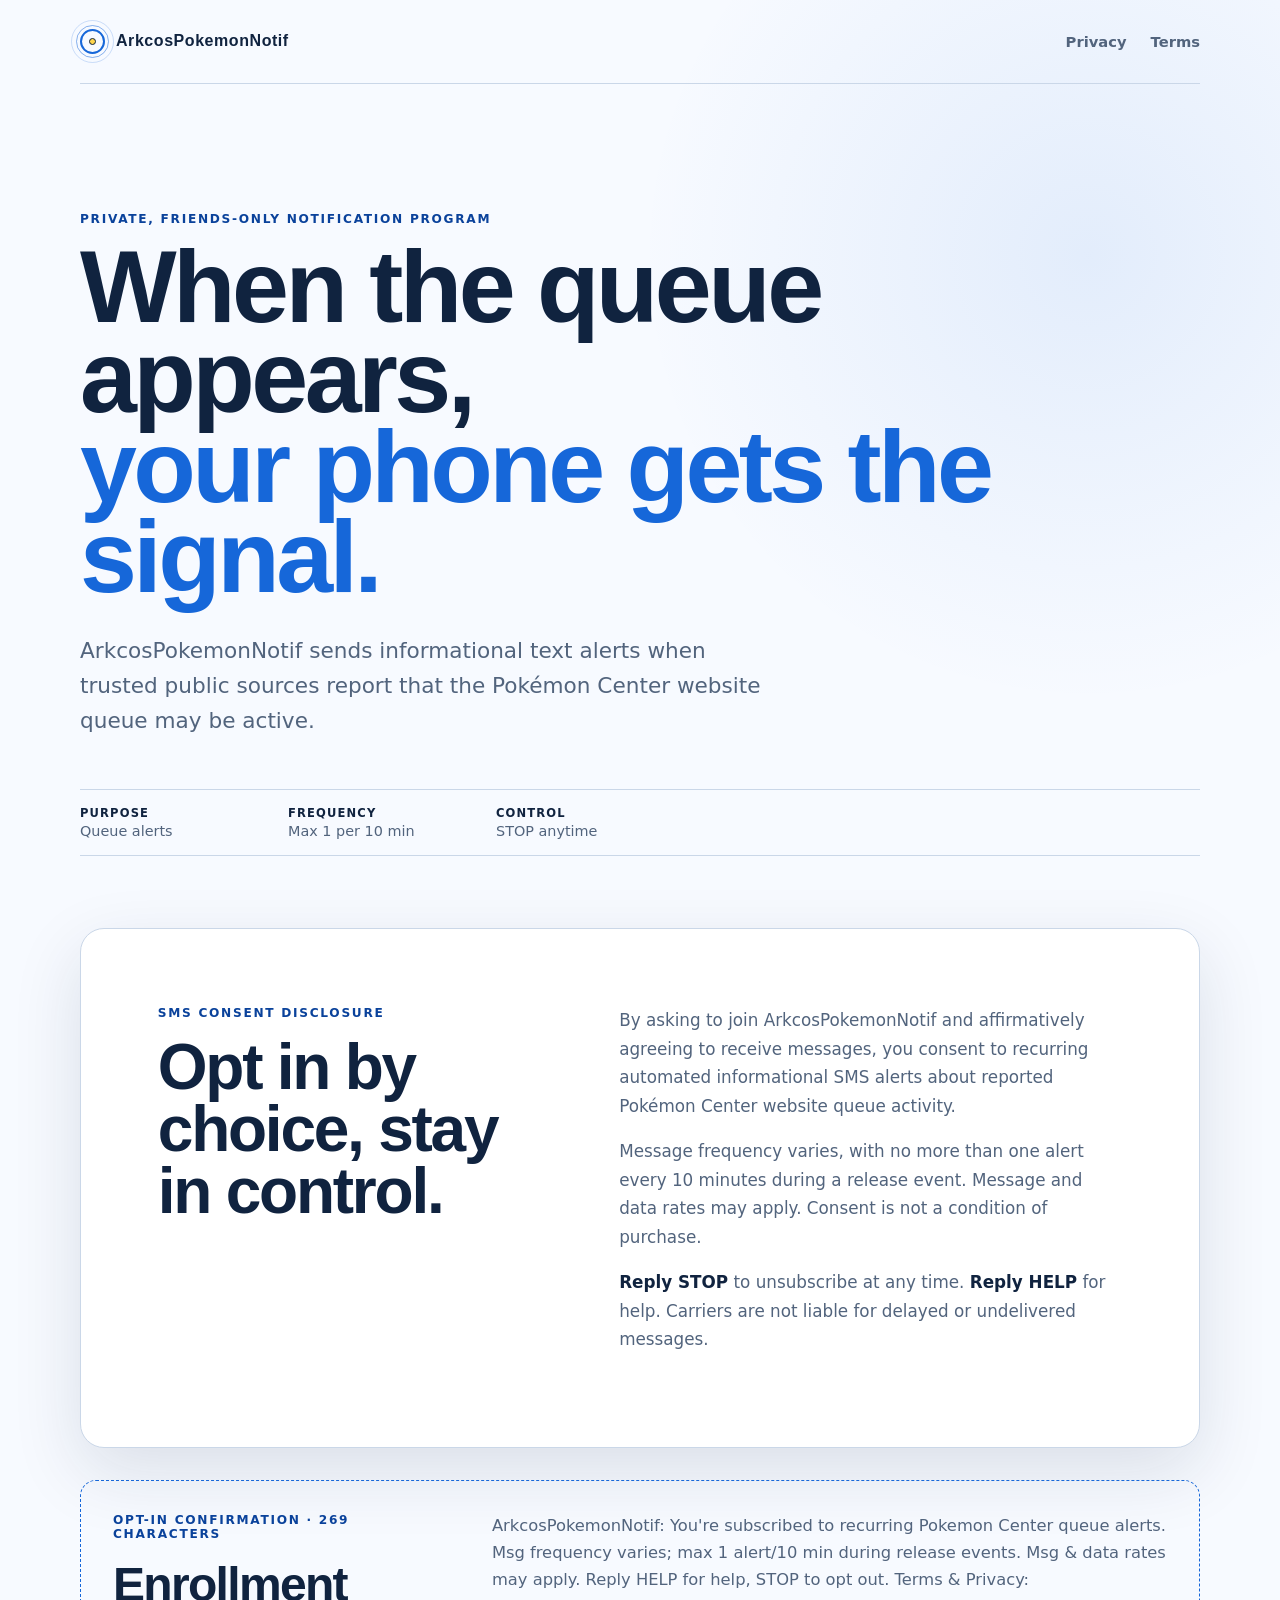
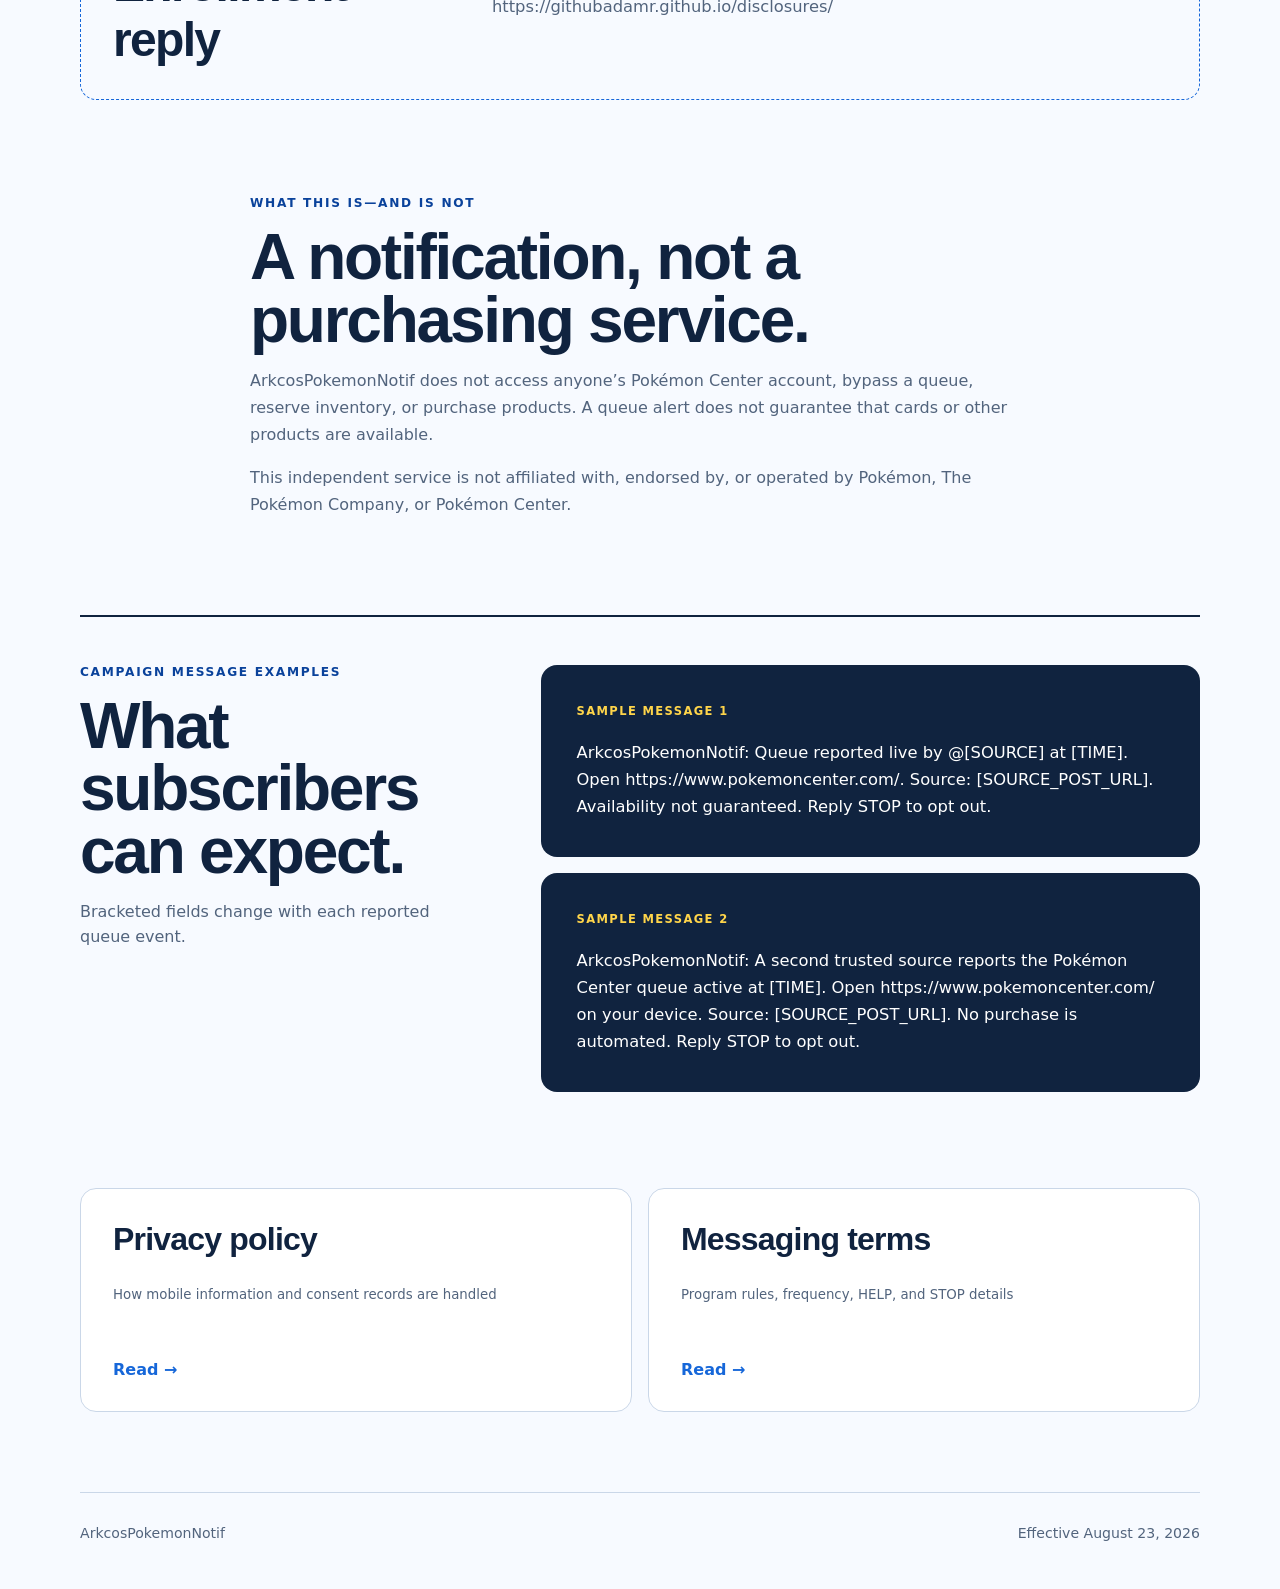
<file: index.html>
<!doctype html>
<html lang="en">
<head>
  <meta charset="utf-8">
  <meta name="viewport" content="width=device-width, initial-scale=1">
  <meta name="description" content="ArkcosPokemonNotif messaging disclosures, privacy policy, and terms.">
  <title>ArkcosPokemonNotif | Messaging disclosures</title>
  <link rel="stylesheet" href="styles.css">
</head>
<body>
  <a class="skip-link" href="#main">Skip to content</a>
  <header class="site-header">
    <a class="brand" href="index.html" aria-label="ArkcosPokemonNotif home">
      <span class="signal" aria-hidden="true"><i></i></span>
      <span>ArkcosPokemonNotif</span>
    </a>
    <nav aria-label="Policy navigation">
      <a href="privacy.html">Privacy</a>
      <a href="terms.html">Terms</a>
    </nav>
  </header>

  <main id="main">
    <section class="hero">
      <p class="eyebrow">Private, friends-only notification program</p>
      <h1>When the queue appears,<br><em>your phone gets the signal.</em></h1>
      <p class="lede">ArkcosPokemonNotif sends informational text alerts when trusted public sources report that the Pokémon Center website queue may be active.</p>
      <div class="fact-strip" aria-label="Program facts">
        <span><b>Purpose</b> Queue alerts</span>
        <span><b>Frequency</b> Max 1 per 10 min</span>
        <span><b>Control</b> STOP anytime</span>
      </div>
    </section>

    <section class="panel" aria-labelledby="opt-in-heading">
      <div>
        <p class="section-label">SMS consent disclosure</p>
        <h2 id="opt-in-heading">Opt in by choice, stay in control.</h2>
      </div>
      <div class="policy-copy">
        <p>By asking to join ArkcosPokemonNotif and affirmatively agreeing to receive messages, you consent to recurring automated informational SMS alerts about reported Pokémon Center website queue activity.</p>
        <p>Message frequency varies, with no more than one alert every 10 minutes during a release event. Message and data rates may apply. Consent is not a condition of purchase.</p>
        <p><strong>Reply STOP</strong> to unsubscribe at any time. <strong>Reply HELP</strong> for help. Carriers are not liable for delayed or undelivered messages.</p>
      </div>
    </section>

    <section class="confirmation" aria-labelledby="confirmation-heading">
      <div>
        <p class="section-label">Opt-in confirmation · 269 characters</p>
        <h2 id="confirmation-heading">Enrollment reply</h2>
      </div>
      <blockquote>ArkcosPokemonNotif: You're subscribed to recurring Pokemon Center queue alerts. Msg frequency varies; max 1 alert/10 min during release events. Msg &amp; data rates may apply. Reply HELP for help, STOP to opt out. Terms &amp; Privacy: https://githubadamr.github.io/disclosures/</blockquote>
    </section>

    <section class="notice" aria-labelledby="scope-heading">
      <p class="section-label">What this is—and is not</p>
      <h2 id="scope-heading">A notification, not a purchasing service.</h2>
      <p>ArkcosPokemonNotif does not access anyone’s Pokémon Center account, bypass a queue, reserve inventory, or purchase products. A queue alert does not guarantee that cards or other products are available.</p>
      <p>This independent service is not affiliated with, endorsed by, or operated by Pokémon, The Pokémon Company, or Pokémon Center.</p>
    </section>

    <section class="samples" aria-labelledby="samples-heading">
      <div class="samples-intro">
        <p class="section-label">Campaign message examples</p>
        <h2 id="samples-heading">What subscribers can expect.</h2>
        <p>Bracketed fields change with each reported queue event.</p>
      </div>
      <div class="sample-list">
        <article class="sample-message">
          <p class="sample-number">Sample message 1</p>
          <blockquote>ArkcosPokemonNotif: Queue reported live by @[SOURCE] at [TIME]. Open https://www.pokemoncenter.com/. Source: [SOURCE_POST_URL]. Availability not guaranteed. Reply STOP to opt out.</blockquote>
        </article>
        <article class="sample-message">
          <p class="sample-number">Sample message 2</p>
          <blockquote>ArkcosPokemonNotif: A second trusted source reports the Pokémon Center queue active at [TIME]. Open https://www.pokemoncenter.com/ on your device. Source: [SOURCE_POST_URL]. No purchase is automated. Reply STOP to opt out.</blockquote>
        </article>
      </div>
    </section>

    <section class="link-grid" aria-label="Legal documents">
      <a class="document-link" href="privacy.html">
        <span>Privacy policy</span>
        <small>How mobile information and consent records are handled</small>
        <b aria-hidden="true">Read →</b>
      </a>
      <a class="document-link" href="terms.html">
        <span>Messaging terms</span>
        <small>Program rules, frequency, HELP, and STOP details</small>
        <b aria-hidden="true">Read →</b>
      </a>
    </section>
  </main>

  <footer>
    <span>ArkcosPokemonNotif</span>
    <span>Effective August 23, 2026</span>
  </footer>
</body>
</html>
</file>
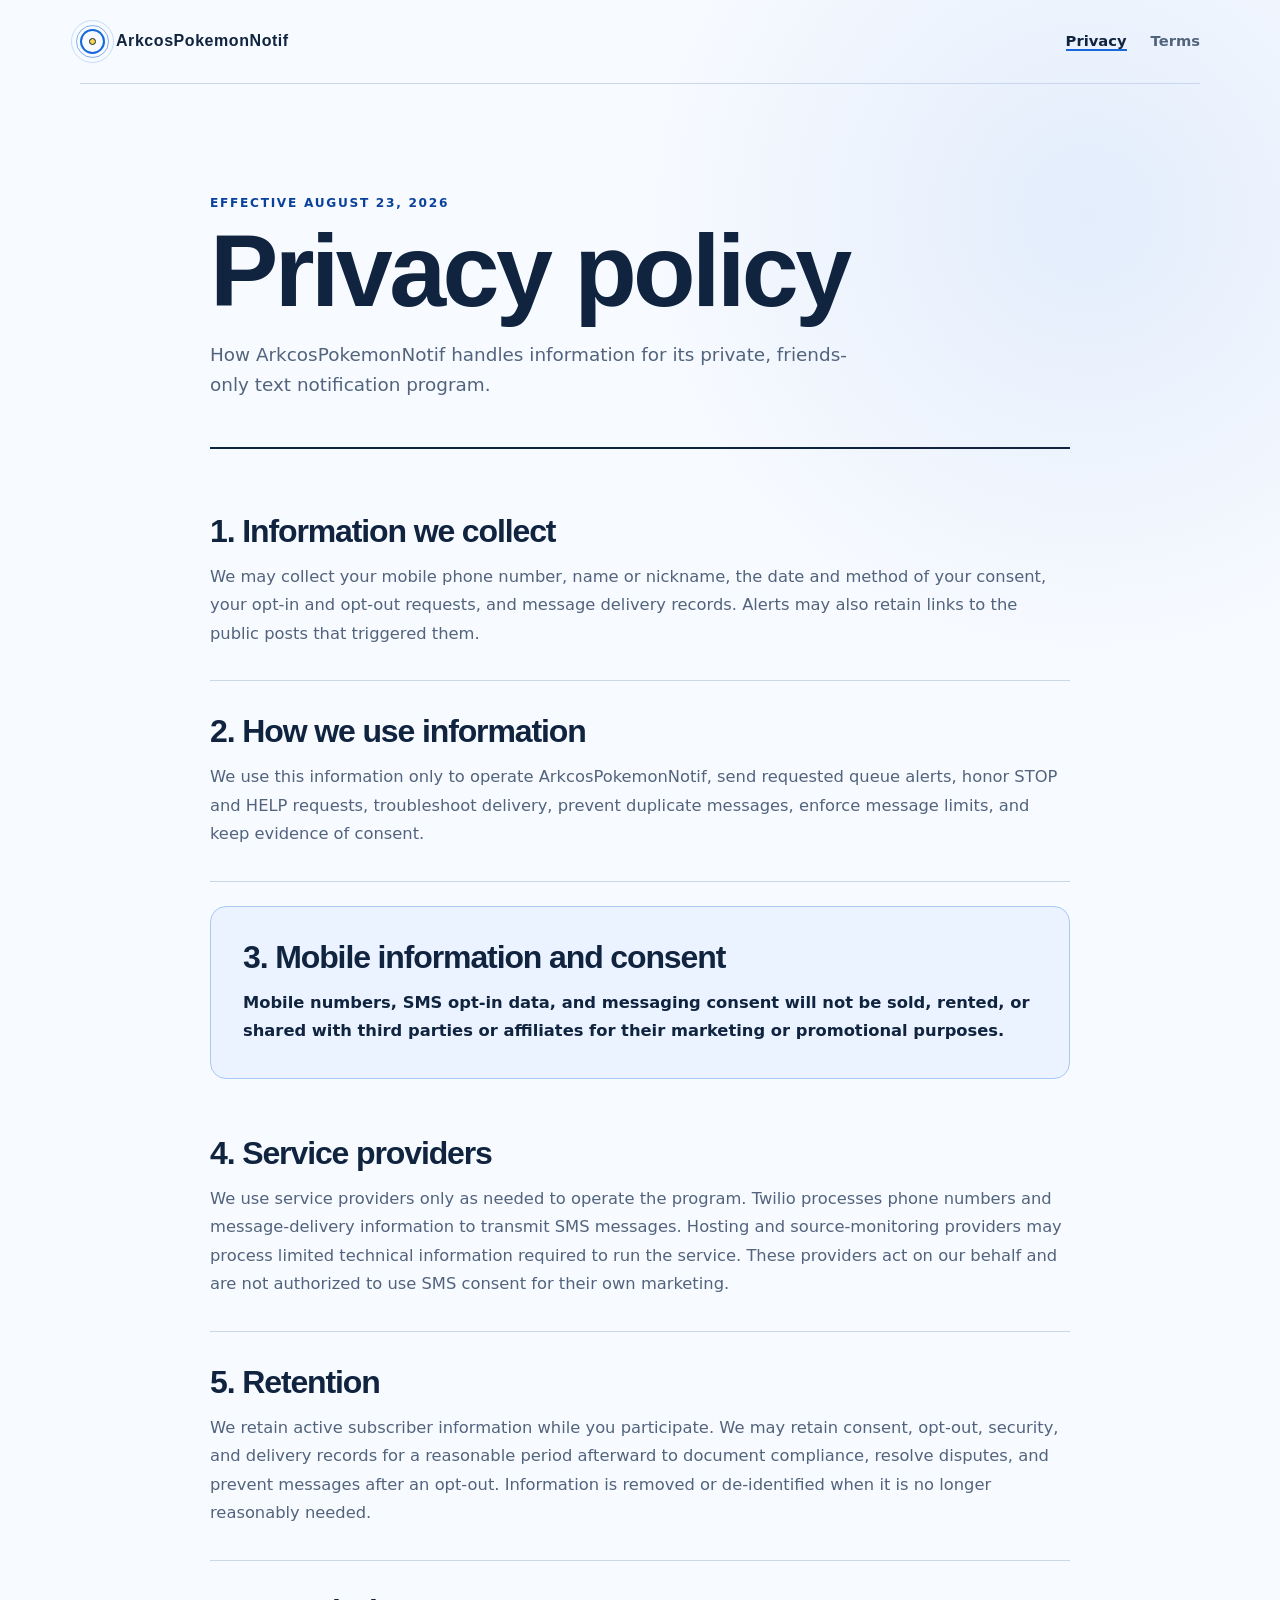
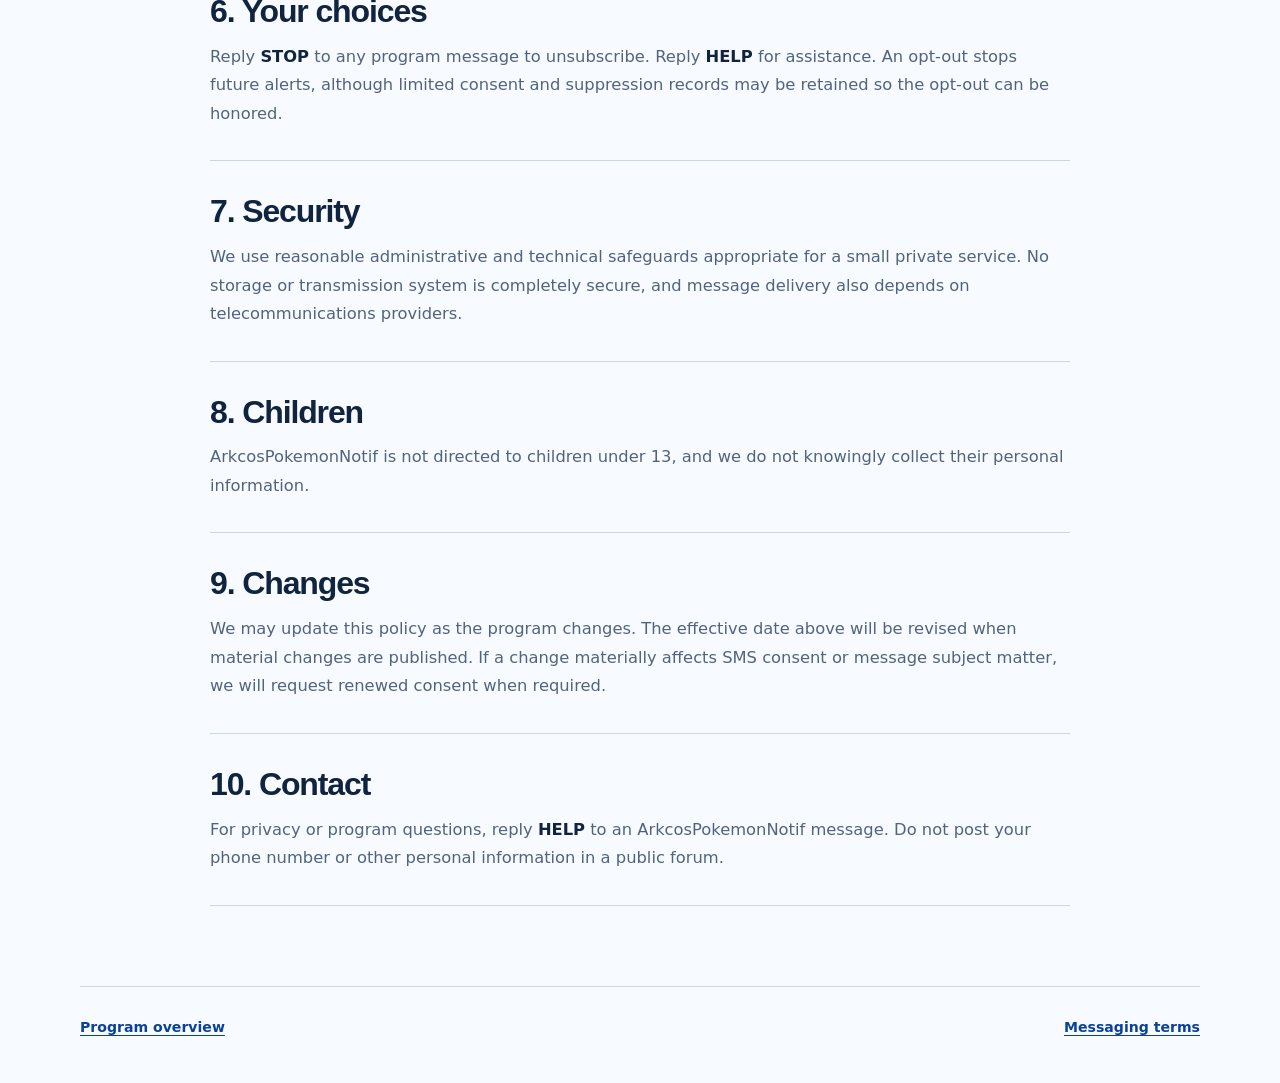
<file: privacy.html>
<!doctype html>
<html lang="en">
<head>
  <meta charset="utf-8">
  <meta name="viewport" content="width=device-width, initial-scale=1">
  <meta name="description" content="Privacy policy for the ArkcosPokemonNotif SMS notification program.">
  <title>Privacy policy | ArkcosPokemonNotif</title>
  <link rel="stylesheet" href="styles.css">
</head>
<body>
  <a class="skip-link" href="#main">Skip to content</a>
  <header class="site-header">
    <a class="brand" href="index.html"><span class="signal" aria-hidden="true"><i></i></span><span>ArkcosPokemonNotif</span></a>
    <nav aria-label="Policy navigation"><a aria-current="page" href="privacy.html">Privacy</a><a href="terms.html">Terms</a></nav>
  </header>

  <main id="main" class="document">
    <header class="document-title">
      <p class="eyebrow">Effective August 23, 2026</p>
      <h1>Privacy policy</h1>
      <p>How ArkcosPokemonNotif handles information for its private, friends-only text notification program.</p>
    </header>

    <article>
      <section>
        <h2>1. Information we collect</h2>
        <p>We may collect your mobile phone number, name or nickname, the date and method of your consent, your opt-in and opt-out requests, and message delivery records. Alerts may also retain links to the public posts that triggered them.</p>
      </section>
      <section>
        <h2>2. How we use information</h2>
        <p>We use this information only to operate ArkcosPokemonNotif, send requested queue alerts, honor STOP and HELP requests, troubleshoot delivery, prevent duplicate messages, enforce message limits, and keep evidence of consent.</p>
      </section>
      <section class="callout">
        <h2>3. Mobile information and consent</h2>
        <p><strong>Mobile numbers, SMS opt-in data, and messaging consent will not be sold, rented, or shared with third parties or affiliates for their marketing or promotional purposes.</strong></p>
      </section>
      <section>
        <h2>4. Service providers</h2>
        <p>We use service providers only as needed to operate the program. Twilio processes phone numbers and message-delivery information to transmit SMS messages. Hosting and source-monitoring providers may process limited technical information required to run the service. These providers act on our behalf and are not authorized to use SMS consent for their own marketing.</p>
      </section>
      <section>
        <h2>5. Retention</h2>
        <p>We retain active subscriber information while you participate. We may retain consent, opt-out, security, and delivery records for a reasonable period afterward to document compliance, resolve disputes, and prevent messages after an opt-out. Information is removed or de-identified when it is no longer reasonably needed.</p>
      </section>
      <section>
        <h2>6. Your choices</h2>
        <p>Reply <strong>STOP</strong> to any program message to unsubscribe. Reply <strong>HELP</strong> for assistance. An opt-out stops future alerts, although limited consent and suppression records may be retained so the opt-out can be honored.</p>
      </section>
      <section>
        <h2>7. Security</h2>
        <p>We use reasonable administrative and technical safeguards appropriate for a small private service. No storage or transmission system is completely secure, and message delivery also depends on telecommunications providers.</p>
      </section>
      <section>
        <h2>8. Children</h2>
        <p>ArkcosPokemonNotif is not directed to children under 13, and we do not knowingly collect their personal information.</p>
      </section>
      <section>
        <h2>9. Changes</h2>
        <p>We may update this policy as the program changes. The effective date above will be revised when material changes are published. If a change materially affects SMS consent or message subject matter, we will request renewed consent when required.</p>
      </section>
      <section>
        <h2>10. Contact</h2>
        <p>For privacy or program questions, reply <strong>HELP</strong> to an ArkcosPokemonNotif message. Do not post your phone number or other personal information in a public forum.</p>
      </section>
    </article>
  </main>

  <footer><a href="index.html">Program overview</a><a href="terms.html">Messaging terms</a></footer>
</body>
</html>
</file>
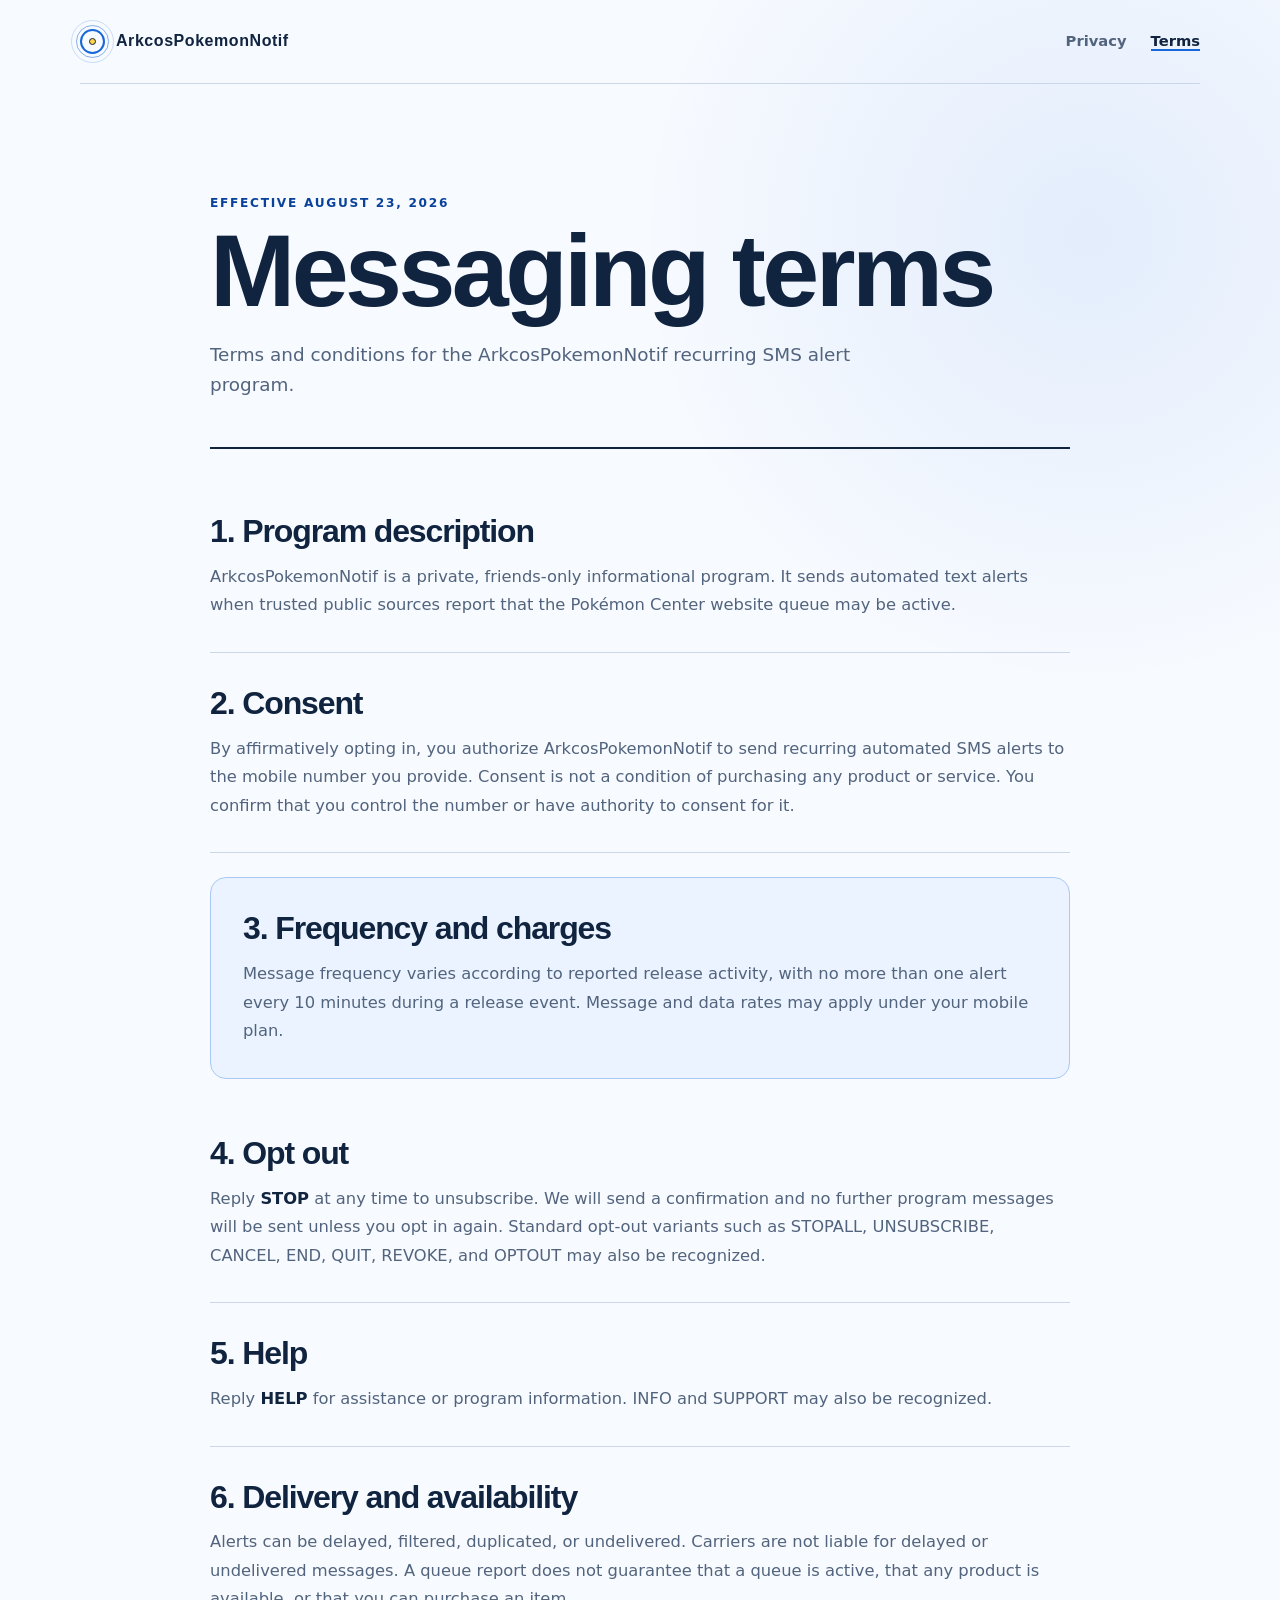
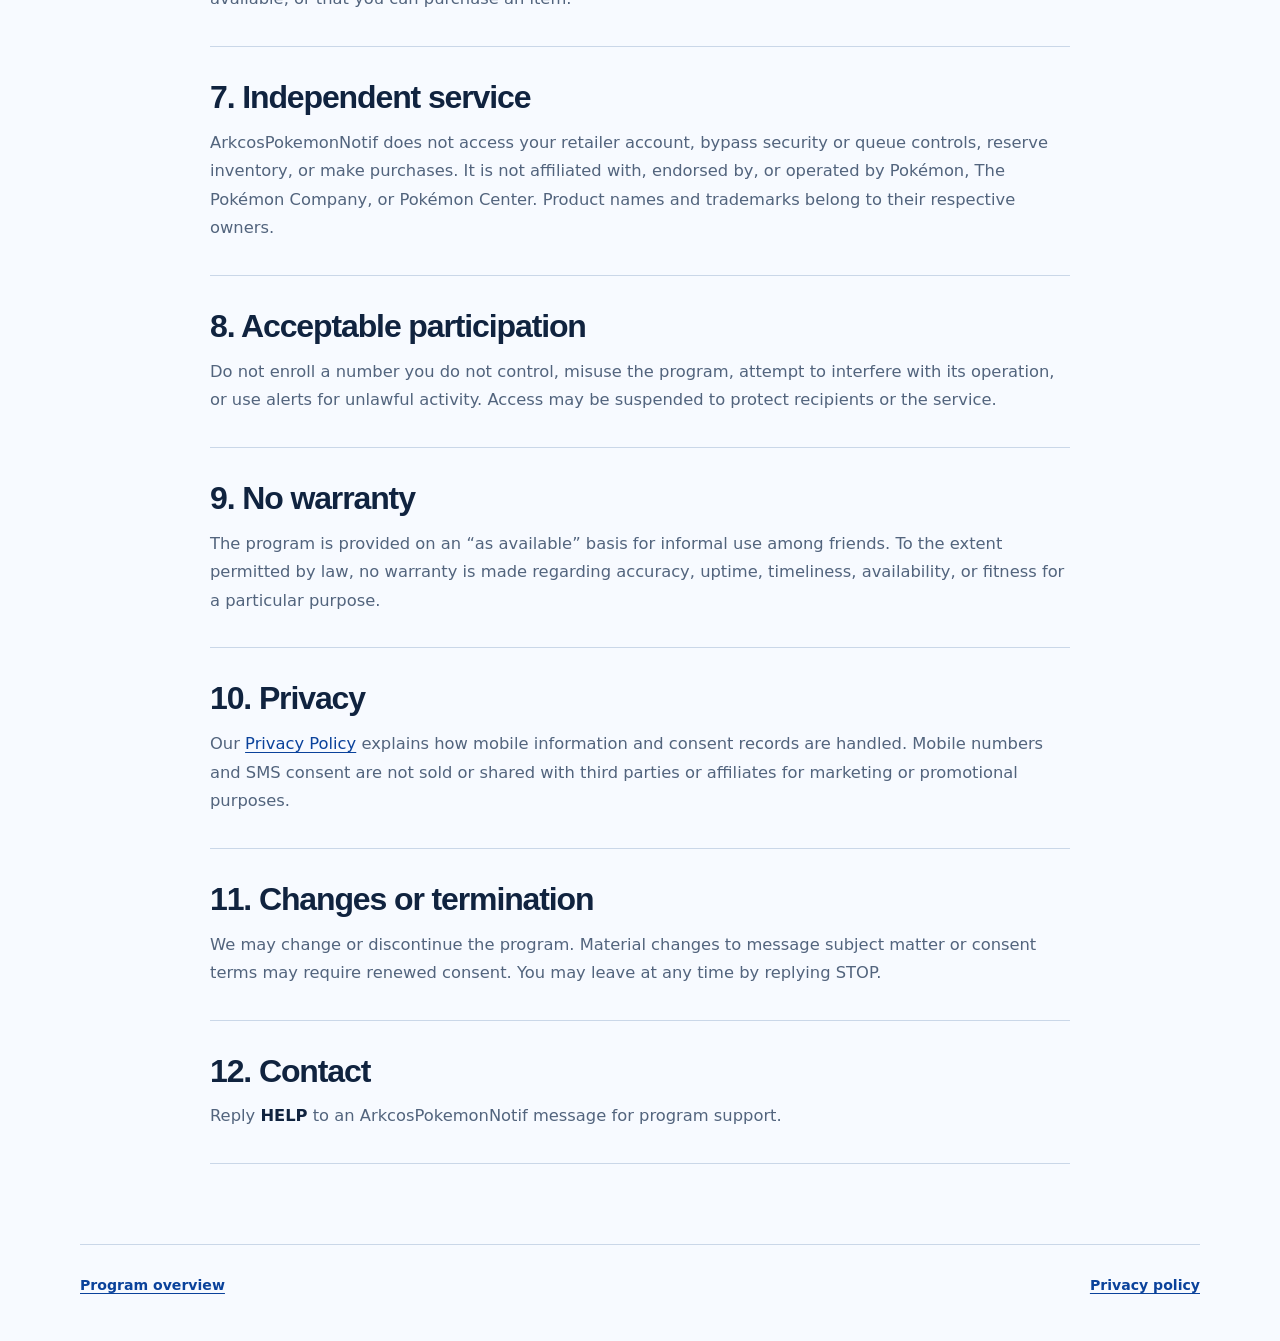
<file: terms.html>
<!doctype html>
<html lang="en">
<head>
  <meta charset="utf-8">
  <meta name="viewport" content="width=device-width, initial-scale=1">
  <meta name="description" content="SMS terms and conditions for ArkcosPokemonNotif.">
  <title>Messaging terms | ArkcosPokemonNotif</title>
  <link rel="stylesheet" href="styles.css">
</head>
<body>
  <a class="skip-link" href="#main">Skip to content</a>
  <header class="site-header">
    <a class="brand" href="index.html"><span class="signal" aria-hidden="true"><i></i></span><span>ArkcosPokemonNotif</span></a>
    <nav aria-label="Policy navigation"><a href="privacy.html">Privacy</a><a aria-current="page" href="terms.html">Terms</a></nav>
  </header>

  <main id="main" class="document">
    <header class="document-title">
      <p class="eyebrow">Effective August 23, 2026</p>
      <h1>Messaging terms</h1>
      <p>Terms and conditions for the ArkcosPokemonNotif recurring SMS alert program.</p>
    </header>

    <article>
      <section>
        <h2>1. Program description</h2>
        <p>ArkcosPokemonNotif is a private, friends-only informational program. It sends automated text alerts when trusted public sources report that the Pokémon Center website queue may be active.</p>
      </section>
      <section>
        <h2>2. Consent</h2>
        <p>By affirmatively opting in, you authorize ArkcosPokemonNotif to send recurring automated SMS alerts to the mobile number you provide. Consent is not a condition of purchasing any product or service. You confirm that you control the number or have authority to consent for it.</p>
      </section>
      <section class="callout">
        <h2>3. Frequency and charges</h2>
        <p>Message frequency varies according to reported release activity, with no more than one alert every 10 minutes during a release event. Message and data rates may apply under your mobile plan.</p>
      </section>
      <section>
        <h2>4. Opt out</h2>
        <p>Reply <strong>STOP</strong> at any time to unsubscribe. We will send a confirmation and no further program messages will be sent unless you opt in again. Standard opt-out variants such as STOPALL, UNSUBSCRIBE, CANCEL, END, QUIT, REVOKE, and OPTOUT may also be recognized.</p>
      </section>
      <section>
        <h2>5. Help</h2>
        <p>Reply <strong>HELP</strong> for assistance or program information. INFO and SUPPORT may also be recognized.</p>
      </section>
      <section>
        <h2>6. Delivery and availability</h2>
        <p>Alerts can be delayed, filtered, duplicated, or undelivered. Carriers are not liable for delayed or undelivered messages. A queue report does not guarantee that a queue is active, that any product is available, or that you can purchase an item.</p>
      </section>
      <section>
        <h2>7. Independent service</h2>
        <p>ArkcosPokemonNotif does not access your retailer account, bypass security or queue controls, reserve inventory, or make purchases. It is not affiliated with, endorsed by, or operated by Pokémon, The Pokémon Company, or Pokémon Center. Product names and trademarks belong to their respective owners.</p>
      </section>
      <section>
        <h2>8. Acceptable participation</h2>
        <p>Do not enroll a number you do not control, misuse the program, attempt to interfere with its operation, or use alerts for unlawful activity. Access may be suspended to protect recipients or the service.</p>
      </section>
      <section>
        <h2>9. No warranty</h2>
        <p>The program is provided on an “as available” basis for informal use among friends. To the extent permitted by law, no warranty is made regarding accuracy, uptime, timeliness, availability, or fitness for a particular purpose.</p>
      </section>
      <section>
        <h2>10. Privacy</h2>
        <p>Our <a href="privacy.html">Privacy Policy</a> explains how mobile information and consent records are handled. Mobile numbers and SMS consent are not sold or shared with third parties or affiliates for marketing or promotional purposes.</p>
      </section>
      <section>
        <h2>11. Changes or termination</h2>
        <p>We may change or discontinue the program. Material changes to message subject matter or consent terms may require renewed consent. You may leave at any time by replying STOP.</p>
      </section>
      <section>
        <h2>12. Contact</h2>
        <p>Reply <strong>HELP</strong> to an ArkcosPokemonNotif message for program support.</p>
      </section>
    </article>
  </main>

  <footer><a href="index.html">Program overview</a><a href="privacy.html">Privacy policy</a></footer>
</body>
</html>
</file>
<file: styles.css>
:root {
  --ink: #10233f;
  --muted: #52647d;
  --paper: #f7faff;
  --white: #ffffff;
  --line: #cad7e8;
  --blue: #1667d9;
  --blue-dark: #0a429b;
  --signal: #ffd54a;
  --shadow: 0 24px 70px rgba(16, 35, 63, 0.12);
  font-family: Aptos, "Segoe UI", system-ui, sans-serif;
  color: var(--ink);
  background: var(--paper);
  font-synthesis: none;
}

* { box-sizing: border-box; }
html { scroll-behavior: smooth; }
body { margin: 0; min-height: 100vh; background: radial-gradient(circle at 85% 8%, rgba(22, 103, 217, .09), transparent 28rem), var(--paper); }
a { color: var(--blue-dark); text-underline-offset: .2em; }
a:hover { color: var(--blue); }
a:focus-visible { outline: 3px solid var(--signal); outline-offset: 4px; border-radius: 2px; }

.skip-link { position: fixed; top: .75rem; left: .75rem; z-index: 10; padding: .65rem 1rem; color: var(--white); background: var(--ink); transform: translateY(-200%); }
.skip-link:focus { transform: none; }

.site-header, main, footer { width: min(1120px, calc(100% - 2rem)); margin-inline: auto; }
.site-header { display: flex; justify-content: space-between; align-items: center; min-height: 5.25rem; border-bottom: 1px solid var(--line); }
.brand { display: inline-flex; gap: .7rem; align-items: center; color: var(--ink); text-decoration: none; font-family: "Arial Narrow", "Aptos Display", sans-serif; font-stretch: condensed; font-weight: 800; letter-spacing: .035em; }
.signal { position: relative; width: 1.55rem; height: 1.55rem; border: 2px solid var(--blue); border-radius: 50%; display: grid; place-items: center; }
.signal::before, .signal::after { content: ""; position: absolute; border: 1px solid var(--blue); border-radius: 50%; }
.signal::before { inset: -.38rem; opacity: .5; }
.signal::after { inset: -.7rem; opacity: .2; }
.signal i { width: .45rem; height: .45rem; background: var(--signal); border: 1px solid var(--ink); border-radius: 50%; }
nav { display: flex; gap: 1.5rem; }
nav a { color: var(--muted); text-decoration: none; font-size: .92rem; font-weight: 700; }
nav a[aria-current="page"] { color: var(--ink); border-bottom: 2px solid var(--blue); }

.hero { padding: clamp(4rem, 10vw, 8rem) 0 4.5rem; }
.eyebrow, .section-label { margin: 0 0 1rem; color: var(--blue-dark); font-size: .76rem; font-weight: 800; letter-spacing: .14em; text-transform: uppercase; }
h1, h2 { font-family: "Arial Narrow", "Aptos Display", sans-serif; font-stretch: condensed; letter-spacing: -.035em; }
h1 { max-width: 950px; margin: 0; font-size: clamp(3.4rem, 8vw, 7.4rem); line-height: .88; }
h1 em { color: var(--blue); font-style: normal; }
.lede { max-width: 690px; margin: 2rem 0 0; color: var(--muted); font-size: clamp(1.08rem, 2vw, 1.35rem); line-height: 1.6; }
.fact-strip { display: flex; flex-wrap: wrap; gap: 0; margin-top: 3.2rem; border-block: 1px solid var(--line); }
.fact-strip span { min-width: 13rem; padding: 1rem 2rem 1rem 0; color: var(--muted); font-size: .9rem; }
.fact-strip b { display: block; margin-bottom: .2rem; color: var(--ink); font-size: .72rem; letter-spacing: .1em; text-transform: uppercase; }

.panel { display: grid; grid-template-columns: .85fr 1.15fr; gap: clamp(2rem, 7vw, 7rem); padding: clamp(2rem, 6vw, 5rem); background: var(--white); border: 1px solid var(--line); border-radius: 1.5rem; box-shadow: var(--shadow); }
.panel h2, .notice h2 { margin: 0; font-size: clamp(2.2rem, 5vw, 4.3rem); line-height: .97; }
.policy-copy { color: var(--muted); font-size: 1.05rem; line-height: 1.7; }
.policy-copy p:first-child { margin-top: 0; }
.policy-copy strong { color: var(--ink); }
.confirmation { display: grid; grid-template-columns: .6fr 1.4fr; gap: clamp(2rem, 7vw, 6rem); margin: 2rem 0 6rem; padding: 2rem; border: 1px dashed var(--blue); border-radius: 1rem; }
.confirmation h2 { margin: 0; font-size: clamp(1.8rem, 4vw, 3rem); }
.confirmation blockquote { margin: 0; color: var(--muted); font-size: 1.02rem; line-height: 1.65; }

.notice { max-width: 780px; margin: 6rem auto; }
.notice > p:not(.section-label) { color: var(--muted); line-height: 1.7; }
.samples { display: grid; grid-template-columns: .72fr 1.28fr; gap: clamp(2rem, 7vw, 6rem); margin: 6rem 0; padding-top: 3rem; border-top: 2px solid var(--ink); }
.samples-intro h2 { margin: 0; font-size: clamp(2.2rem, 5vw, 4rem); line-height: .98; }
.samples-intro > p:last-child { color: var(--muted); line-height: 1.6; }
.sample-list { display: grid; gap: 1rem; }
.sample-message { padding: clamp(1.5rem, 4vw, 2.25rem); background: var(--ink); border-radius: 1rem; }
.sample-number { margin: 0 0 1.2rem; color: var(--signal); font-size: .72rem; font-weight: 800; letter-spacing: .12em; text-transform: uppercase; }
.sample-message blockquote { margin: 0; color: var(--white); font-size: 1.02rem; line-height: 1.65; }
.link-grid { display: grid; grid-template-columns: repeat(2, 1fr); gap: 1rem; margin-bottom: 5rem; }
.document-link { display: grid; min-height: 14rem; padding: 2rem; color: var(--ink); background: var(--white); border: 1px solid var(--line); border-radius: 1rem; text-decoration: none; transition: transform .18s ease, border-color .18s ease; }
.document-link:hover { color: var(--ink); border-color: var(--blue); transform: translateY(-3px); }
.document-link span { align-self: start; font-family: "Arial Narrow", "Aptos Display", sans-serif; font-size: 2rem; font-weight: 800; letter-spacing: -.025em; }
.document-link small { color: var(--muted); line-height: 1.5; }
.document-link b { align-self: end; color: var(--blue); }

.document { width: min(860px, calc(100% - 2rem)); }
.document-title { padding: clamp(4rem, 9vw, 7rem) 0 3rem; border-bottom: 2px solid var(--ink); }
.document-title h1 { font-size: clamp(3.5rem, 8vw, 6.5rem); }
.document-title > p:last-child { max-width: 650px; margin: 1.5rem 0 0; color: var(--muted); font-size: 1.15rem; line-height: 1.6; }
article { padding: 2rem 0 5rem; counter-reset: section; }
article section { padding: 2rem 0; border-bottom: 1px solid var(--line); }
article h2 { margin: 0 0 .8rem; font-size: clamp(1.5rem, 3vw, 2rem); }
article p { margin: 0; color: var(--muted); font-size: 1.02rem; line-height: 1.75; }
article strong { color: var(--ink); }
article .callout { margin: 1.5rem 0; padding: 2rem; background: #eaf3ff; border: 1px solid #a9c9f3; border-radius: 1rem; }

footer { display: flex; justify-content: space-between; gap: 1rem; padding: 2rem 0 3rem; color: var(--muted); border-top: 1px solid var(--line); font-size: .88rem; }
footer a { font-weight: 700; }

@media (max-width: 700px) {
  .site-header { align-items: flex-start; padding-block: 1.2rem; }
  nav { gap: .85rem; }
  .panel, .confirmation, .samples, .link-grid { grid-template-columns: 1fr; }
  .panel { padding: 1.5rem; }
  .hero { padding-top: 4.5rem; }
  h1 { font-size: clamp(3rem, 15vw, 5rem); }
  footer { flex-direction: column; }
}

@media (prefers-reduced-motion: reduce) {
  html { scroll-behavior: auto; }
  *, *::before, *::after { transition-duration: .01ms !important; }
}
</file>
